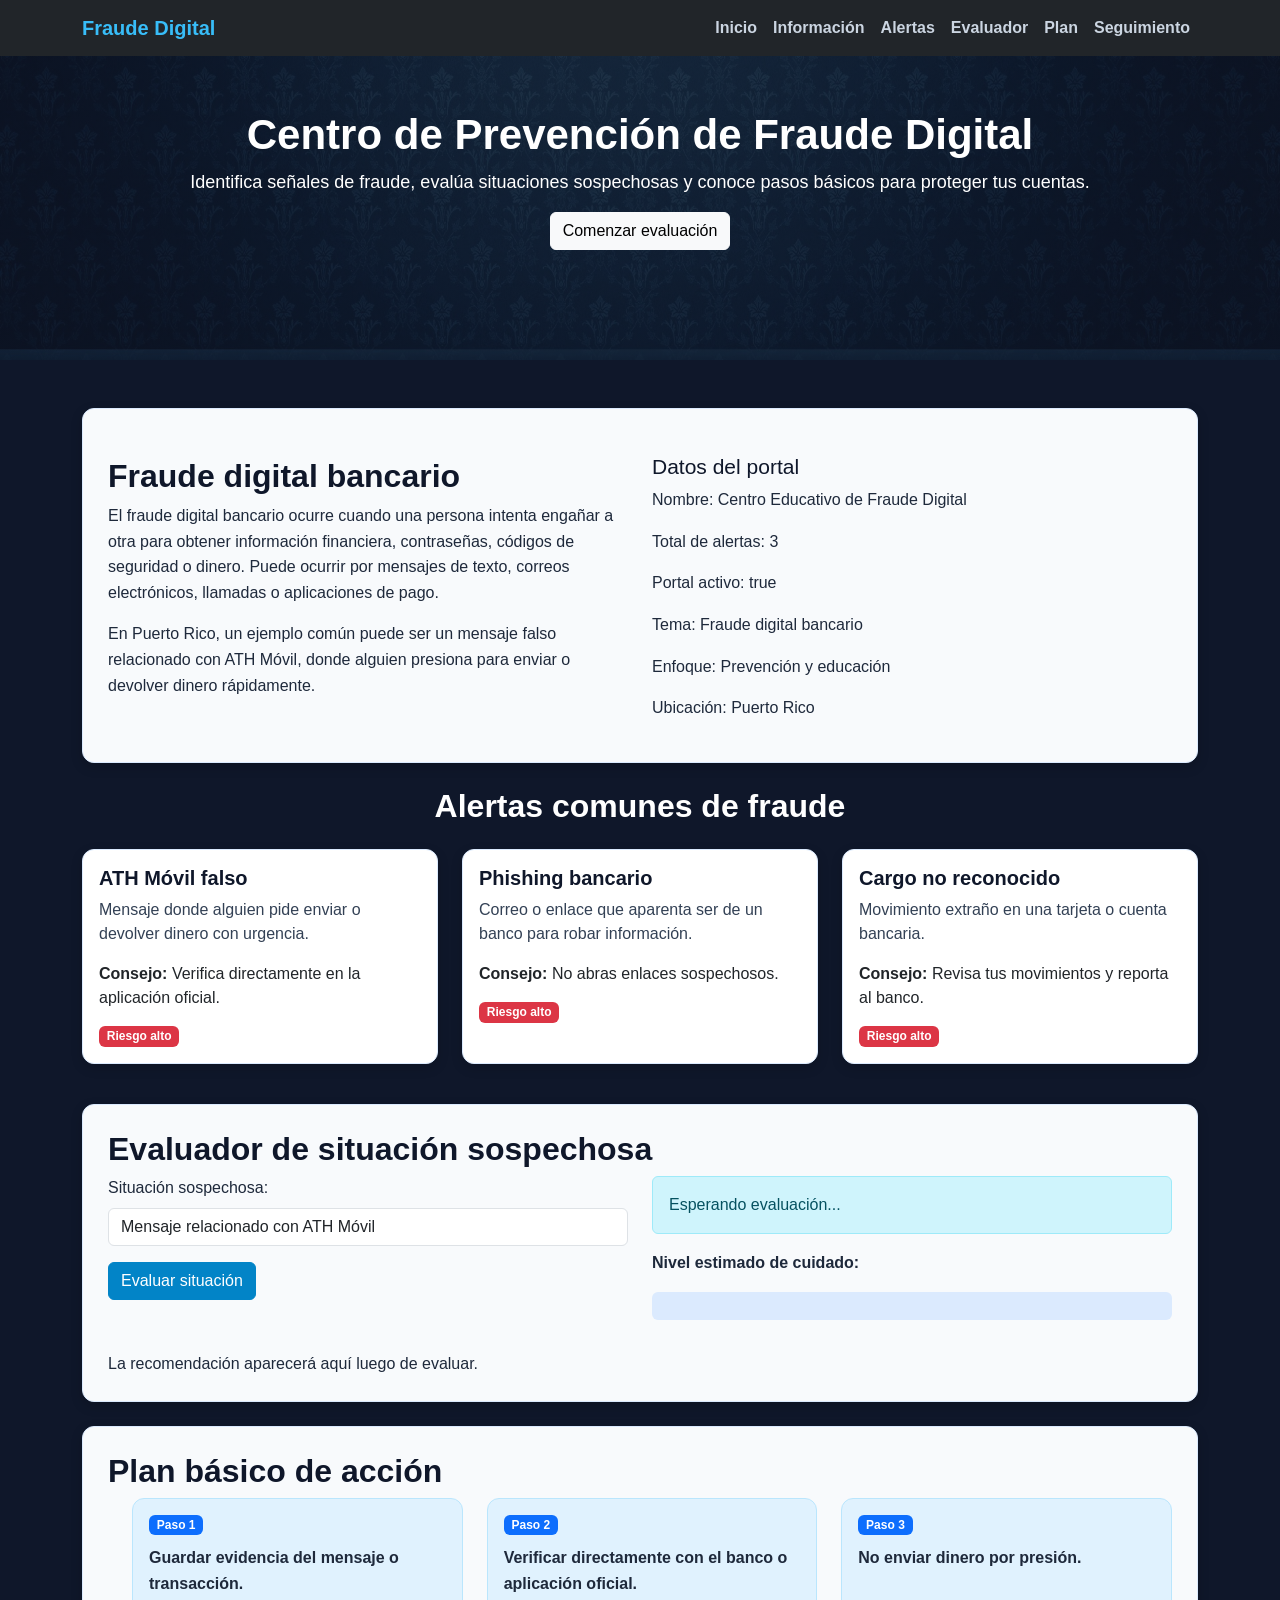
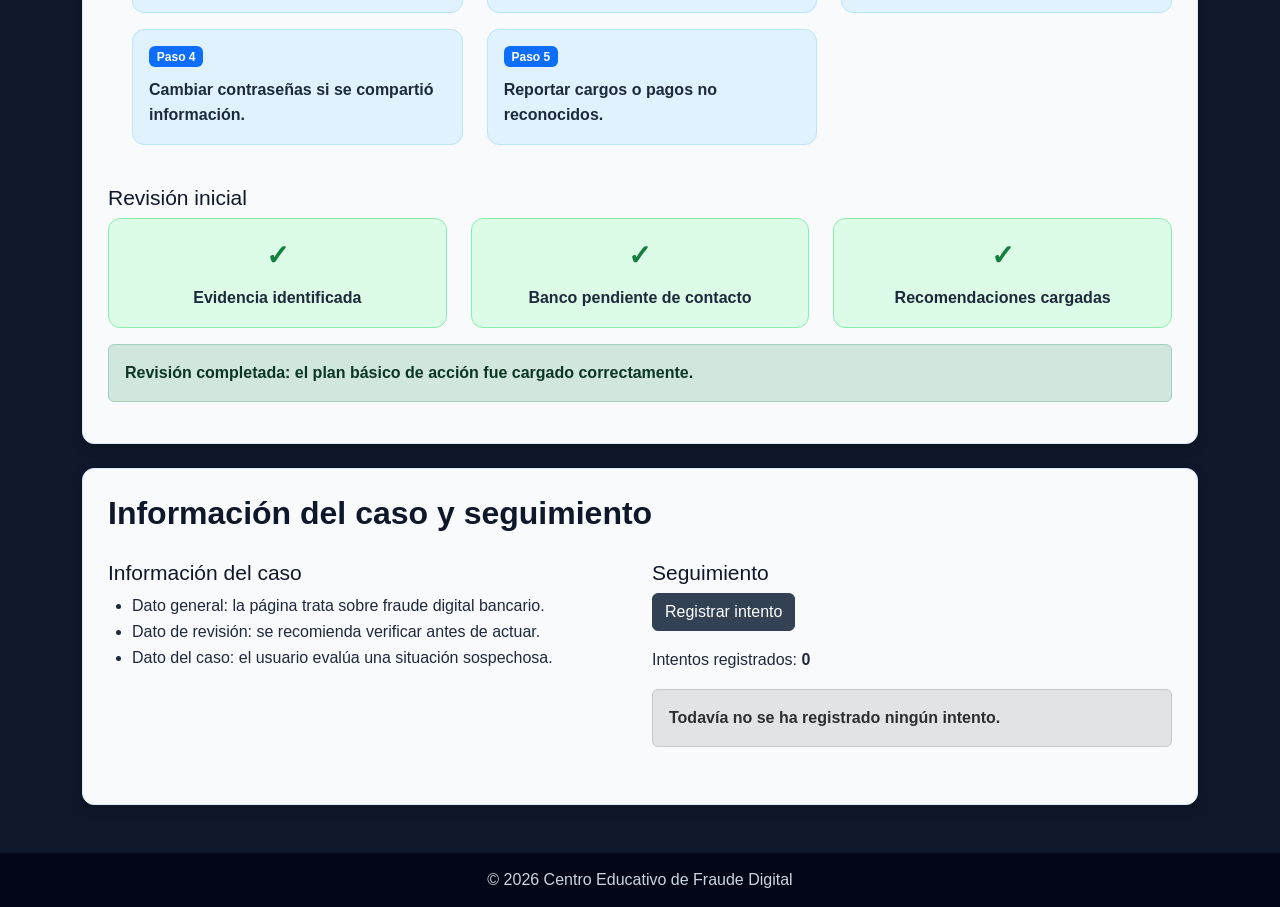
<file: index.html>
<html>
    <title>Centro Educativo de Fraude Digital</title>

    <link rel="stylesheet" href="css/bootstrap.min.css">
    <link rel="stylesheet" href="css/styles.css">
</head>

<body>

    <!-- parte 1 -->
    <nav class="navbar navbar-expand-lg navbar-dark bg-dark fixed-top">
        <div class="container">

            <a class="navbar-brand" href="#parte1">Fraude Digital</a>

            <button class="navbar-toggler" type="button" data-bs-toggle="collapse" data-bs-target="#menu">
                <span class="navbar-toggler-icon"></span>
            </button>

            <div class="collapse navbar-collapse" id="menu">
                <ul class="navbar-nav ms-auto">

                    <li class="nav-item">
                        <a class="nav-link" href="#parte1">Inicio</a>
                    </li>

                    <li class="nav-item">
                        <a class="nav-link" href="#parte2">Información</a>
                    </li>

                    <li class="nav-item">
                        <a class="nav-link" href="#parte3">Alertas</a>
                    </li>

                    <li class="nav-item">
                        <a class="nav-link" href="#parte4">Evaluador</a>
                    </li>

                    <li class="nav-item">
                        <a class="nav-link" href="#parte5">Plan</a>
                    </li>

                    <li class="nav-item">
                        <a class="nav-link" href="#parte6">Seguimiento</a>
                    </li>

                </ul>
            </div>

        </div>
    </nav>

    <header id="parte1" class="hero">
        <div class="container text-center text-white">
            <h1>Centro de Prevención de Fraude Digital</h1>

            <p>
                Identifica señales de fraude, evalúa situaciones sospechosas
                y conoce pasos básicos para proteger tus cuentas.
            </p>

            <a href="#parte4" class="btn btn-light">Comenzar evaluación</a>
        </div>
    </header>

    <main class="container my-5">

        <!-- parte 2 -->
        <section id="parte2" class="caja mb-4">
            <div class="row align-items-center">

                <div class="col-md-6">
                    <h2>Fraude digital bancario</h2>

                    <p>
                        El fraude digital bancario ocurre cuando una persona intenta engañar a otra para obtener
                        información financiera, contraseñas, códigos de seguridad o dinero. Puede ocurrir por
                        mensajes de texto, correos electrónicos, llamadas o aplicaciones de pago.
                    </p>

                    <p>
                        En Puerto Rico, un ejemplo común puede ser un mensaje falso relacionado con ATH Móvil,
                        donde alguien presiona para enviar o devolver dinero rápidamente.
                    </p>
                </div>

                <div class="col-md-6">
                    <div id="panelPortal" class="panel-datos">
                        Cargando datos del portal...
                    </div>
                </div>

            </div>
        </section>

        <!-- parte 3 -->
        <section id="parte3" class="mb-4">
            <h2 class="titulo text-center mb-4">Alertas comunes de fraude</h2>

            <div class="row" id="contenedorAlertas"></div>
        </section>

        <!-- parte 4  -->
        <section id="parte4" class="caja mb-4">
            <h2>Evaluador de situación sospechosa</h2>

            <div class="row">
                <div class="col-md-6 mb-3">

                    <label for="tipoFraude" class="form-label">Situación sospechosa:</label>

                    <select id="tipoFraude" class="form-control mb-3">
                        <option value="athmovil">Mensaje relacionado con ATH Móvil</option>
                        <option value="phishing">Correo o enlace falso del banco</option>
                        <option value="tarjeta">Cargo no reconocido en tarjeta</option>
                        <option value="desconocido">No estoy seguro</option>
                    </select>

                    <button id="btnEvaluar" class="btn btn-primary">
                        Evaluar situación
                    </button>

                </div>

                <div class="col-md-6 mb-3">

                    <div id="resultadoEvaluacion" class="alert alert-info">
                        Esperando evaluación...
                    </div>

                    <p><strong>Nivel estimado de cuidado:</strong></p>

                    <div class="progress">
                        <div id="barraRiesgo" class="progress-bar" style="width: 0%;">
                            0%
                        </div>
                    </div>

                </div>
            </div>

            <div id="recomendacionFinal" class="recomendacion mt-3">
                La recomendación aparecerá aquí luego de evaluar.
            </div>
        </section>

        <!-- parte 5 -->
        <section id="parte5" class="caja mb-4">
            <h2>Plan básico de acción</h2>

            <div id="listaPasos" class="row"></div>

            <h3 class="mt-4">Revisión inicial</h3>

            <div id="revisionVisual" class="row"></div>

            <div id="mensajeRevision" class="alert alert-secondary mt-3">
                Preparando revisión inicial...
            </div>
        </section>

        <!-- parte 6-->
        <section id="parte6" class="caja mb-4">
            <h2>Información del caso y seguimiento</h2>

            <div class="row">

                <div class="col-md-6 mb-3">
                    <h3>Información del caso</h3>
                    <ul id="infoCaso"></ul>
                </div>

                <div class="col-md-6 mb-3">
                    <h3>Seguimiento</h3>

                    <button id="btnContador" class="btn btn-secondary mb-3">
                        Registrar intento
                    </button>

                    <p>
                        Intentos registrados:
                        <strong id="contador">0</strong>
                    </p>

                    <div id="mensajeContador" class="alert alert-secondary">
                        Todavía no se ha registrado ningún intento.
                    </div>
                </div>

            </div>
        </section>

    </main>

    <footer class="footer">
        <p>&copy; 2026 Centro Educativo de Fraude Digital</p>
    </footer>

    <script src="js/script.js"></script>
    <script src="js/bootstrap.bundle.min.js"></script>

</body>

</html>
</file>
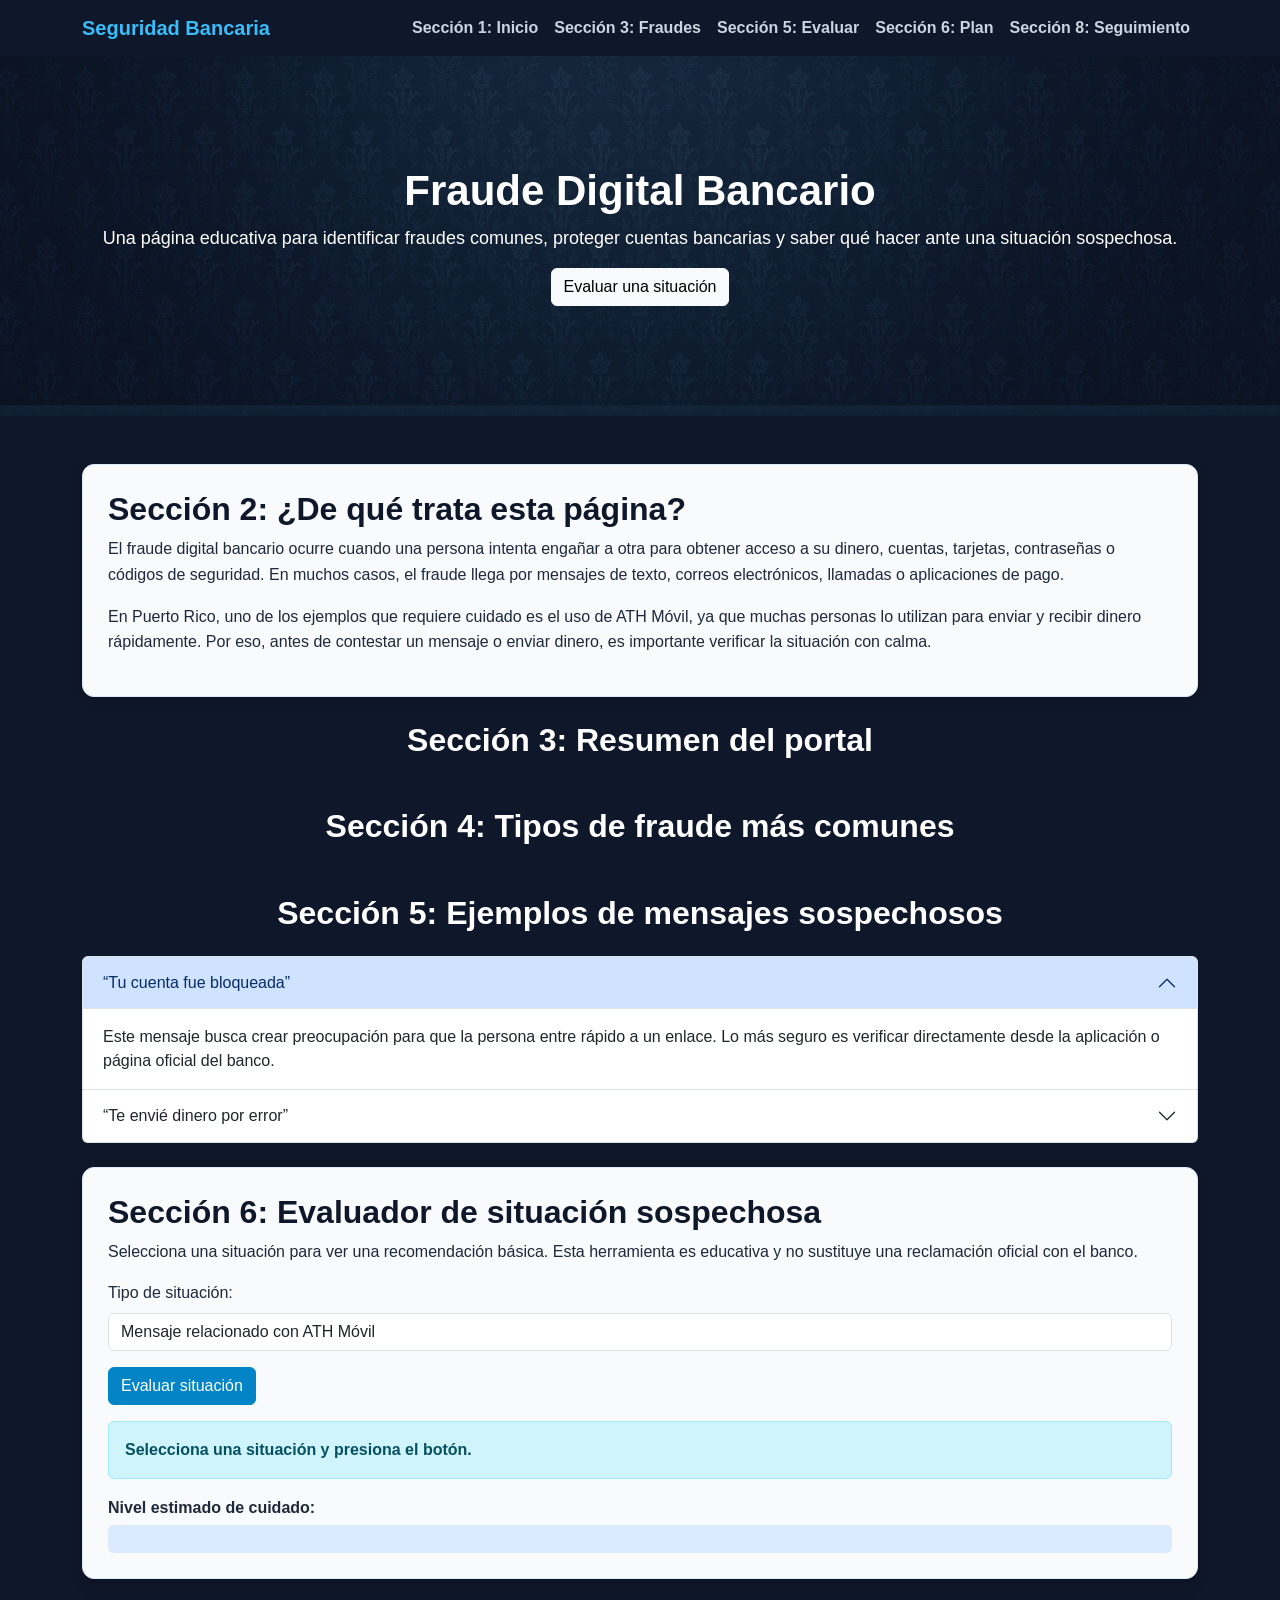
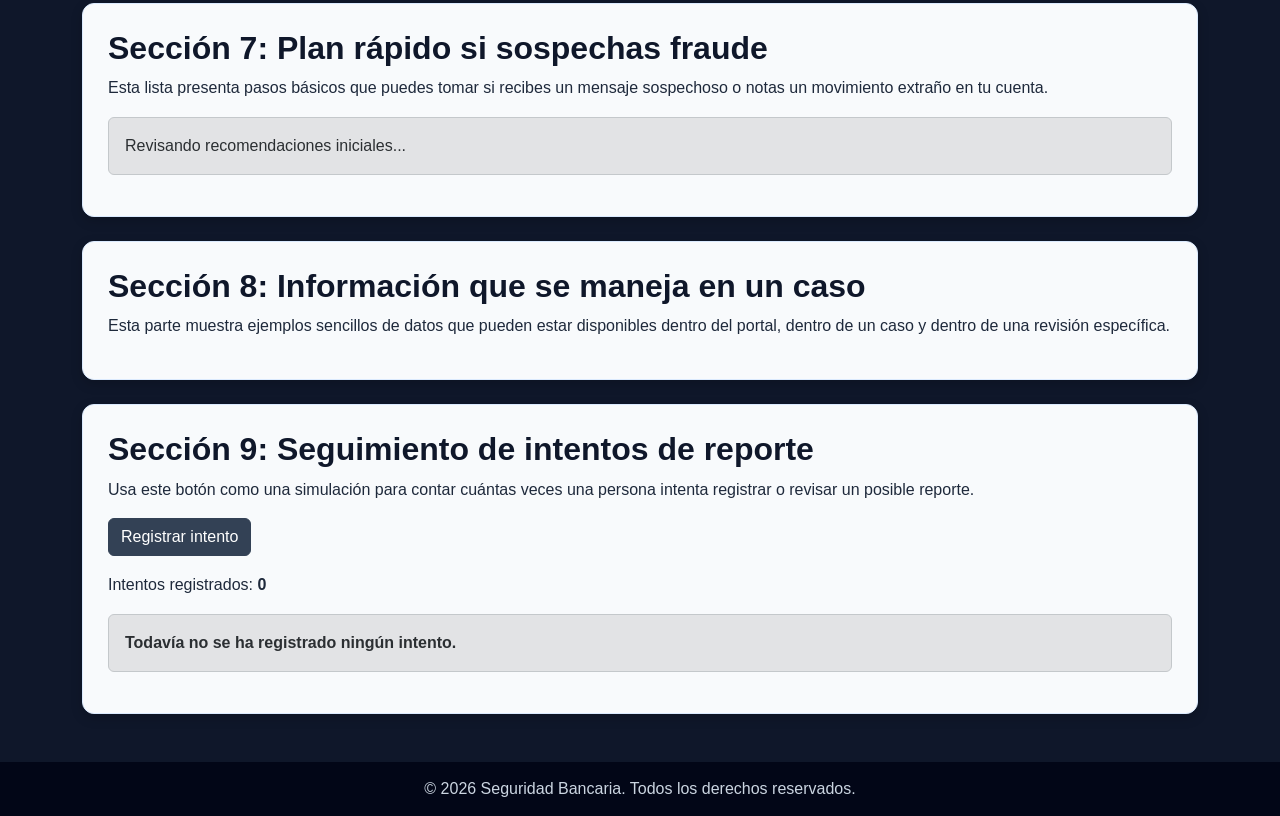
<file: tarea61.html>
<!DOCTYPE html>
<html lang="es">

<head>
    <meta charset="UTF-8">
    <meta name="viewport" content="width=device-width, initial-scale=1.0">
    <title>Fraude Digital Bancario</title>

    <link rel="stylesheet" href="css/bootstrap.min.css">
    <link rel="stylesheet" href="css/styles.css">
</head>

<body>

    <!-- 
        estructura html5:
        nav = navegación
        header = encabezado principal
        main = contenido principal
        section = divisiones del contenido
        footer = cierre de la página
    -->

    <!-- sección 1: navegación principal -->
    <nav class="navbar navbar-expand-lg navbar-dark">
        <div class="container">

            <a class="navbar-brand" href="#inicio">Seguridad Bancaria</a>

            <button class="navbar-toggler" type="button" data-bs-toggle="collapse" data-bs-target="#menu">
                <span class="navbar-toggler-icon"></span>
            </button>

            <div class="collapse navbar-collapse" id="menu">
                <ul class="navbar-nav ms-auto">

                    <li class="nav-item">
                        <a class="nav-link active" href="#inicio">Sección 1: Inicio</a>
                    </li>

                    <li class="nav-item">
                        <a class="nav-link" href="#seccion3">Sección 3: Fraudes</a>
                    </li>

                    <li class="nav-item">
                        <a class="nav-link" href="#seccion5">Sección 5: Evaluar</a>
                    </li>

                    <li class="nav-item">
                        <a class="nav-link" href="#seccion6">Sección 6: Plan</a>
                    </li>

                    <li class="nav-item">
                        <a class="nav-link" href="#seccion8">Sección 8: Seguimiento</a>
                    </li>

                </ul>
            </div>

        </div>
    </nav>

    <!-- sección 1: hero / encabezado -->
    <header id="inicio" class="hero">
        <div class="container text-center text-white">
            <h1>Fraude Digital Bancario</h1>
            <p>
                Una página educativa para identificar fraudes comunes, proteger cuentas bancarias
                y saber qué hacer ante una situación sospechosa.
            </p>
            <a href="#seccion5" class="btn btn-light">Evaluar una situación</a>
        </div>
    </header>

    <main class="container my-5">

        <!-- sección 2: introducción -->
        <section id="seccion2" class="caja mb-4">
            <h2>Sección 2: ¿De qué trata esta página?</h2>

            <p>
                El fraude digital bancario ocurre cuando una persona intenta engañar a otra para obtener
                acceso a su dinero, cuentas, tarjetas, contraseñas o códigos de seguridad. En muchos casos,
                el fraude llega por mensajes de texto, correos electrónicos, llamadas o aplicaciones de pago.
            </p>

            <p>
                En Puerto Rico, uno de los ejemplos que requiere cuidado es el uso de ATH Móvil, ya que
                muchas personas lo utilizan para enviar y recibir dinero rápidamente. Por eso, antes de
                contestar un mensaje o enviar dinero, es importante verificar la situación con calma.
            </p>
        </section>

        <!-- sección 3: resumen generado por javascript -->
        <section id="seccion3" class="mb-4">
            <h2 class="titulo text-center mb-4">Sección 3: Resumen del portal</h2>

            <div class="row" id="panelResumen"></div>
        </section>

        <!-- sección 4: tipos de fraude generados por javascript -->
        <section id="seccion4" class="mb-4">
            <h2 class="titulo text-center mb-4">Sección 4: Tipos de fraude más comunes</h2>

            <div class="row" id="tarjetasFraude"></div>
        </section>

        <!-- sección 5: ejemplos usando accordion bootstrap -->
        <section id="seccion5" class="mb-4">
            <h2 class="titulo text-center mb-4">Sección 5: Ejemplos de mensajes sospechosos</h2>

            <div class="accordion" id="accordionFraude">

                <div class="accordion-item">
                    <h2 class="accordion-header" id="ejemploUno">
                        <button class="accordion-button" type="button" data-bs-toggle="collapse"
                            data-bs-target="#respuestaUno">
                            “Tu cuenta fue bloqueada”
                        </button>
                    </h2>

                    <div id="respuestaUno" class="accordion-collapse collapse show" data-bs-parent="#accordionFraude">
                        <div class="accordion-body">
                            Este mensaje busca crear preocupación para que la persona entre rápido a un enlace.
                            Lo más seguro es verificar directamente desde la aplicación o página oficial del banco.
                        </div>
                    </div>
                </div>

                <div class="accordion-item">
                    <h2 class="accordion-header" id="ejemploDos">
                        <button class="accordion-button collapsed" type="button" data-bs-toggle="collapse"
                            data-bs-target="#respuestaDos">
                            “Te envié dinero por error”
                        </button>
                    </h2>

                    <div id="respuestaDos" class="accordion-collapse collapse" data-bs-parent="#accordionFraude">
                        <div class="accordion-body">
                            En este caso, una persona puede pedir que devuelvas dinero rápido. Antes de hacerlo,
                            verifica directamente en la aplicación oficial y no actúes por presión.
                        </div>
                    </div>
                </div>

            </div>
        </section>

        <!-- sección 6: evaluador de riesgo con javascript -->
        <section id="seccion6" class="caja mb-4">
            <h2>Sección 6: Evaluador de situación sospechosa</h2>

            <p>
                Selecciona una situación para ver una recomendación básica. Esta herramienta es educativa
                y no sustituye una reclamación oficial con el banco.
            </p>

            <label for="tipoFraude" class="form-label">Tipo de situación:</label>

            <select id="tipoFraude" class="form-control mb-3">
                <option value="athmovil">Mensaje relacionado con ATH Móvil</option>
                <option value="phishing">Correo o enlace falso del banco</option>
                <option value="tarjeta">Cargo no reconocido en tarjeta</option>
                <option value="otro">Situación que no estoy seguro</option>
            </select>

            <button id="btnEvaluar" class="btn btn-primary mb-3">Evaluar situación</button>

            <div id="resultado" class="alert alert-info">
                Selecciona una situación y presiona el botón.
            </div>

            <p class="mb-1"><strong>Nivel estimado de cuidado:</strong></p>

            <div class="progress">
                <div id="barraRiesgo" class="progress-bar" role="progressbar" style="width: 0%;">
                    0%
                </div>
            </div>
        </section>

        <!-- sección 7: plan rápido generado por javascript -->
        <section id="seccion7" class="caja mb-4">
            <h2>Sección 7: Plan rápido si sospechas fraude</h2>

            <p>
                Esta lista presenta pasos básicos que puedes tomar si recibes un mensaje sospechoso
                o notas un movimiento extraño en tu cuenta.
            </p>

            <ol id="listaPasos"></ol>

            <div id="revisionInicial" class="alert alert-secondary">
                Revisando recomendaciones iniciales...
            </div>
        </section>

        <!-- sección 8: niveles de información generados por javascript -->
        <section id="seccion8" class="caja mb-4">
            <h2>Sección 8: Información que se maneja en un caso</h2>

            <p>
                Esta parte muestra ejemplos sencillos de datos que pueden estar disponibles dentro del portal,
                dentro de un caso y dentro de una revisión específica.
            </p>

            <ul id="nivelesInformacion"></ul>
        </section>

        <!-- sección 9: contador con javascript -->
        <section id="seccion9" class="caja mb-4">
            <h2>Sección 9: Seguimiento de intentos de reporte</h2>

            <p>
                Usa este botón como una simulación para contar cuántas veces una persona intenta registrar
                o revisar un posible reporte.
            </p>

            <button id="btnContador" class="btn btn-secondary">Registrar intento</button>

            <p class="mt-3">
                Intentos registrados:
                <strong id="contador">0</strong>
            </p>

            <div id="mensajeContador" class="alert alert-secondary">
                Todavía no se ha registrado ningún intento.
            </div>
        </section>

    </main>

    <footer class="footer">
        <p>&copy; 2026 Seguridad Bancaria. Todos los derechos reservados.</p>
    </footer>

    <script src="js/script.js"></script>
    <script src="js/bootstrap.bundle.min.js"></script>

</body>

</html>
</file>
<file: css/styles.css>
body {
    background-color: #0f172a;
    font-family: Arial, sans-serif;
    color: #1e293b;
}

/* navbar */
.navbar-brand {
    font-weight: bold;
    color: #38bdf8 !important;
}

.navbar-nav .nav-link {
    color: #cbd5e1 !important;
    font-weight: bold;
}

.navbar-nav .nav-link:hover {
    color: #38bdf8 !important;
}

/* hero */
.hero {
    min-height: 360px;
    background-image: linear-gradient(rgba(15, 23, 42, 0.75), rgba(15, 23, 42, 0.75)), url("../images/header.jpg");
    background-size: cover;
    background-position: center;
    display: flex;
    align-items: center;
}

.hero h1 {
    font-size: 42px;
    font-weight: bold;
}

.hero p {
    font-size: 18px;
}

/* cajas */
.caja {
    background-color: #f8fafc;
    padding: 25px;
    border-radius: 12px;
    border: 1px solid #dbeafe;
    box-shadow: 0 4px 12px rgba(0, 0, 0, 0.18);
}

.caja h2 {
    color: #0f172a;
    font-weight: bold;
}

.caja h3 {
    font-size: 21px;
    margin-top: 20px;
    color: #0f172a;
}

.caja p,
.caja li {
    line-height: 1.6;
}

/* título en fondo oscuro */
.titulo {
    color: #ffffff;
    font-weight: bold;
}

/* tarjetas */
.card {
    border-radius: 12px;
    border: 1px solid #dbeafe;
    height: 100%;
    box-shadow: 0 4px 12px rgba(0, 0, 0, 0.16);
}

.card-title {
    color: #0f172a;
    font-weight: bold;
}

.card-text {
    color: #334155;
}

/* botones */
.btn-primary {
    background-color: #0284c7;
    border-color: #0284c7;
}

.btn-primary:hover {
    background-color: #0369a1;
    border-color: #0369a1;
}

.btn-secondary {
    background-color: #334155;
    border-color: #334155;
}

.btn-secondary:hover {
    background-color: #1e293b;
    border-color: #1e293b;
}

/* barra de progreso */
.progress {
    height: 28px;
    background-color: #dbeafe;
}

.progress-bar {
    background-color: #0284c7;
    font-weight: bold;
}

/* listas */
#listaPasos,
#infoCaso {
    padding-left: 24px;
}

/* alertas */
#resultado,
#mensajeRevision,
#mensajeContador {
    font-weight: bold;
}

/* footer */
.footer {
    background-color: #020617;
    color: #cbd5e1;
    text-align: center;
    padding: 15px;
    margin-top: 40px;
}

.footer p {
    margin: 0;
}

/* responsive */
@media screen and (max-width: 768px) {
    .hero {
        min-height: 300px;
        padding: 20px;
    }

    .hero h1 {
        font-size: 30px;
    }

    .hero p {
        font-size: 16px;
    }

    .caja {
        padding: 20px;
    }

    .navbar-nav .nav-link {
        text-align: center;
    }
}

.paso-card {
    background-color: #e0f2fe;
    border: 1px solid #bae6fd;
    border-radius: 12px;
    padding: 16px;
    height: 100%;
}

.paso-card p {
    margin-top: 10px;
    margin-bottom: 0;
    font-weight: bold;
}

.revision-card {
    background-color: #dcfce7;
    border: 1px solid #86efac;
    border-radius: 12px;
    padding: 16px;
    text-align: center;
    height: 100%;
}

.revision-card .check {
    display: block;
    font-size: 28px;
    font-weight: bold;
    color: #15803d;
}

.revision-card p {
    margin: 8px 0 0 0;
    font-weight: bold;
}
</file>
